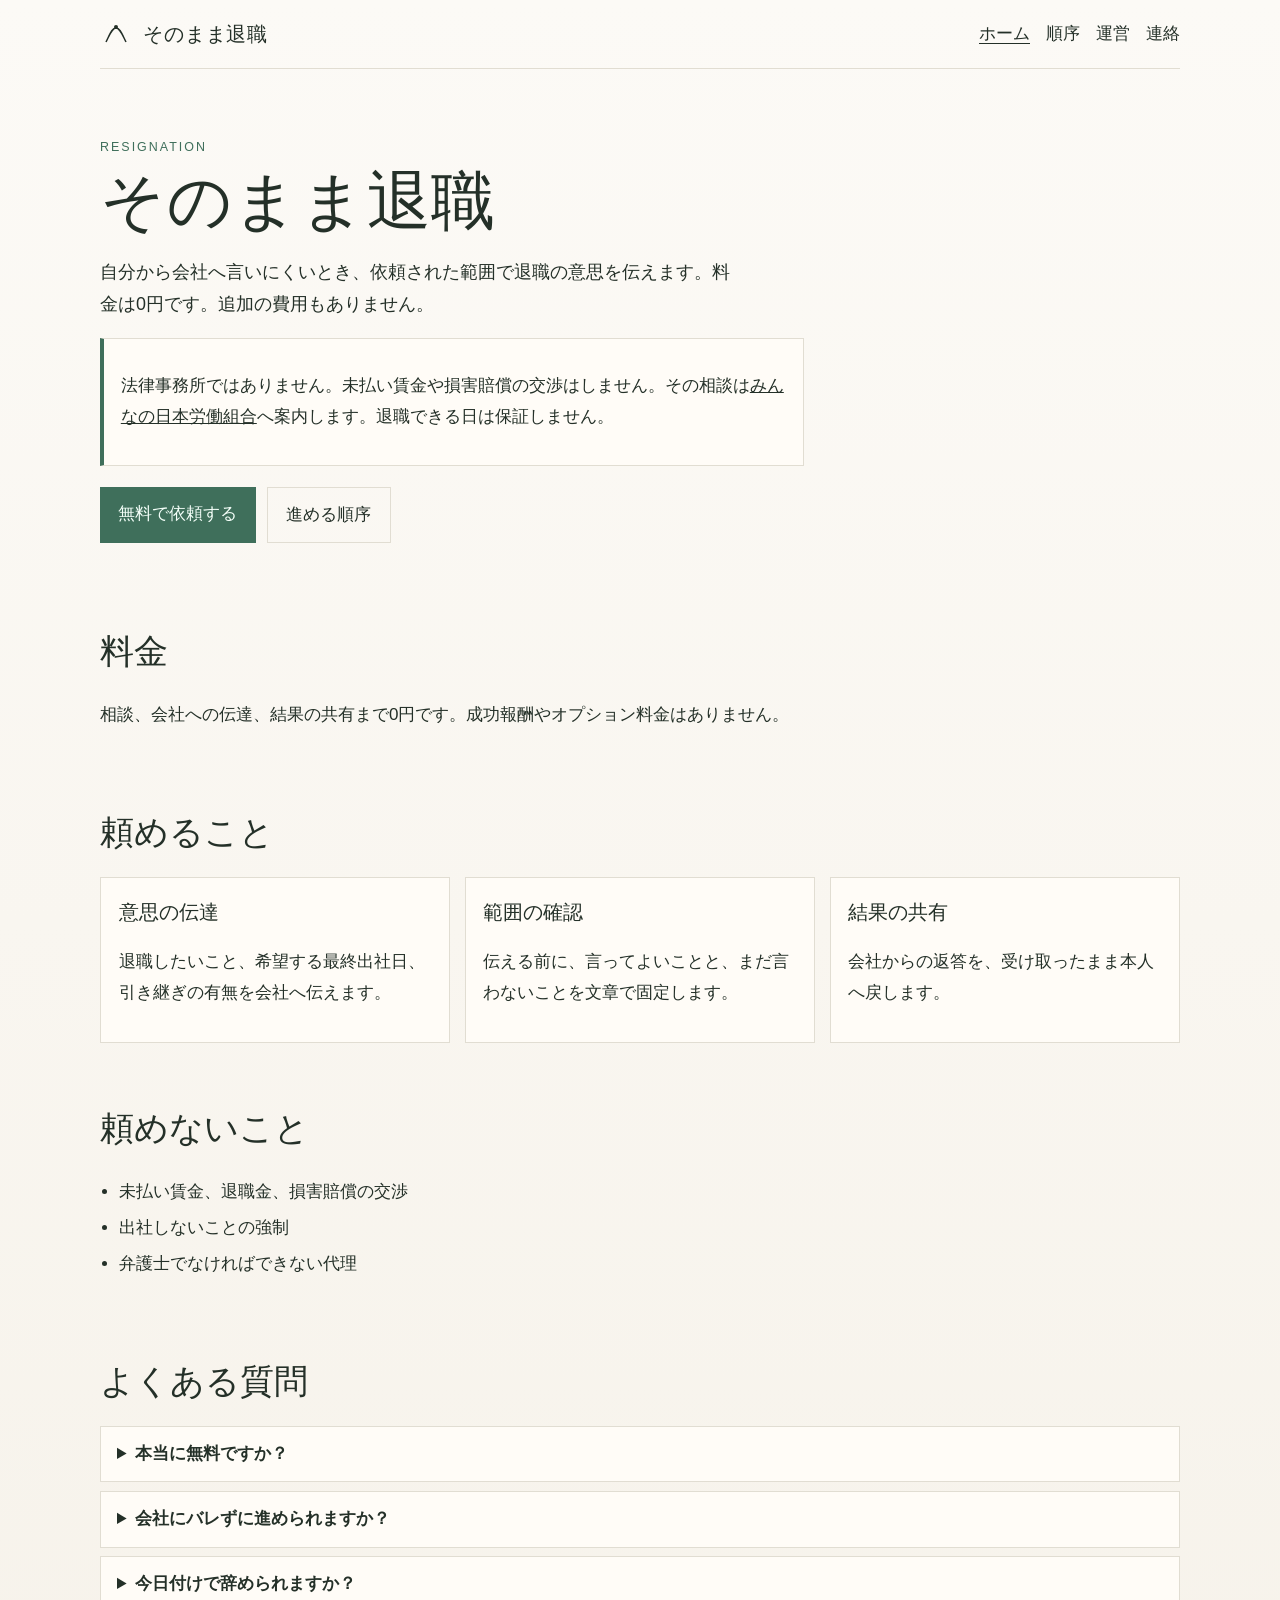
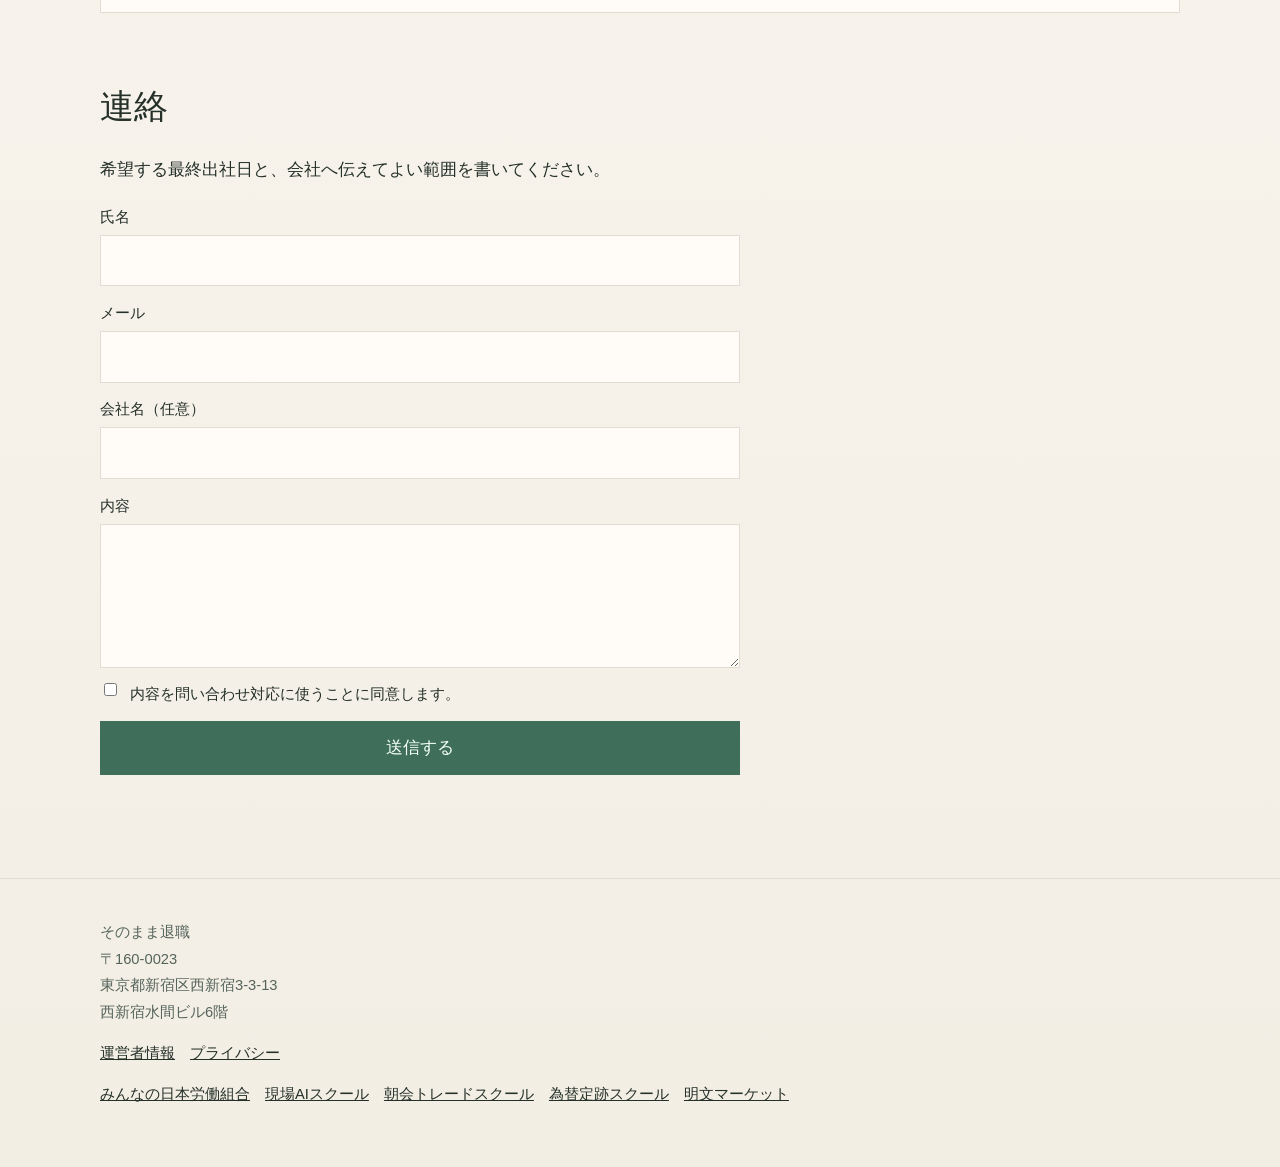
<file: index.html>
<!doctype html>
<html lang="ja">
<head>
  <meta charset="utf-8">
  <meta name="viewport" content="width=device-width, initial-scale=1">
  <title>完全無料の退職代行｜そのまま退職</title>
  <meta name="description" content="退職の意思を会社へ伝えるところまでを、料金なしで受けます。">
  <link rel="canonical" href="https://znt8k2wm.jp/">
  <link rel="stylesheet" href="/assets/base.css">
  <link rel="stylesheet" href="/assets/taishoku.css">
</head>
<body>
  <a class="skip" href="#main">本文へ</a>
  <header class="wrap site-header">
    <a class="brand" href="/"><svg class="mark" viewBox="0 0 32 32" aria-hidden="true"><path d="M6 24c4-8 6-14 10-14s6 6 10 14" fill="none" stroke="currentColor" stroke-width="1.5"/><circle cx="16" cy="9" r="2" fill="currentColor"/></svg>そのまま退職</a>
    <nav aria-label="主要"><a href="/" aria-current="page">ホーム</a><a href="/flow.html">順序</a><a href="/operator.html">運営</a><a href="/#contact">連絡</a></nav>
  </header>
  <main id="main" class="wrap">
      <section class="hero"><p class="eyebrow">RESIGNATION</p><h1>そのまま退職</h1>
      <p class="lede">自分から会社へ言いにくいとき、依頼された範囲で退職の意思を伝えます。料金は0円です。追加の費用もありません。</p>
      <div class="notice"><p>法律事務所ではありません。未払い賃金や損害賠償の交渉はしません。その相談は<a href="https://ケイイレブン予約.jp/">みんなの日本労働組合</a>へ案内します。退職できる日は保証しません。</p></div>
      <p class="actions"><a class="button" href="#contact">無料で依頼する</a><a class="button secondary" href="/flow.html">進める順序</a></p></section>
      <section><h2>料金</h2><p>相談、会社への伝達、結果の共有まで0円です。成功報酬やオプション料金はありません。</p></section>
      <section><h2>頼めること</h2><div class="grid">
        <article class="card"><h3>意思の伝達</h3><p>退職したいこと、希望する最終出社日、引き継ぎの有無を会社へ伝えます。</p></article>
        <article class="card"><h3>範囲の確認</h3><p>伝える前に、言ってよいことと、まだ言わないことを文章で固定します。</p></article>
        <article class="card"><h3>結果の共有</h3><p>会社からの返答を、受け取ったまま本人へ戻します。</p></article>
      </div></section>
      <section><h2>頼めないこと</h2><ul class="plain"><li>未払い賃金、退職金、損害賠償の交渉</li><li>出社しないことの強制</li><li>弁護士でなければできない代理</li></ul></section>
      <section><h2>よくある質問</h2><details><summary>本当に無料ですか？</summary><p>はい。このサービスで料金を請求することはありません。</p></details><details><summary>会社にバレずに進められますか？</summary><p>会社へ伝える作業なので、依頼のあと会社は退職の意思を知ります。依頼前の相談では会社へ連絡しません。</p></details><details><summary>今日付けで辞められますか？</summary><p>希望日は伝えます。就業規則、引継ぎ、雇用形態によって、その日にならないことがあります。</p></details></section>
      <section id="contact"><h2>連絡</h2><p>希望する最終出社日と、会社へ伝えてよい範囲を書いてください。</p>
    <form data-contact>
      <label>氏名<input name="name" required maxlength="80" autocomplete="name"></label>
      <label>メール<input name="email" type="email" required maxlength="120" autocomplete="email"></label>
      <label>会社名（任意）<input name="company" maxlength="120"></label>
      <label>内容<textarea name="message" required maxlength="2000"></textarea></label>
      <label class="check"><input name="consent" type="checkbox" value="yes" required><span>内容を問い合わせ対応に使うことに同意します。</span></label>
      <label class="hp">会社サイト<input name="company_website" tabindex="-1" autocomplete="off"></label>
      <button type="submit">送信する</button>
      <p class="status" data-status role="status"></p>
    </form></section></main>
  <footer><div class="wrap"><p>そのまま退職<br>〒160-0023<br>東京都新宿区西新宿3-3-13<br>西新宿水間ビル6階</p><p><a href="/operator.html">運営者情報</a>　<a href="/privacy.html">プライバシー</a></p><p><a href="https://ケイイレブン予約.jp/">みんなの日本労働組合</a>　<a href="https://icvy8m2x.online/">現場AIスクール</a>　<a href="https://y5lc3p7d.pro/">朝会トレードスクール</a>　<a href="https://znted0a26.tokyo/">為替定跡スクール</a>　<a href="https://l3qc8z5k.support/">明文マーケット</a></p></div></footer>
  <script src="/assets/form.js"></script>
</body>
</html>
</file>
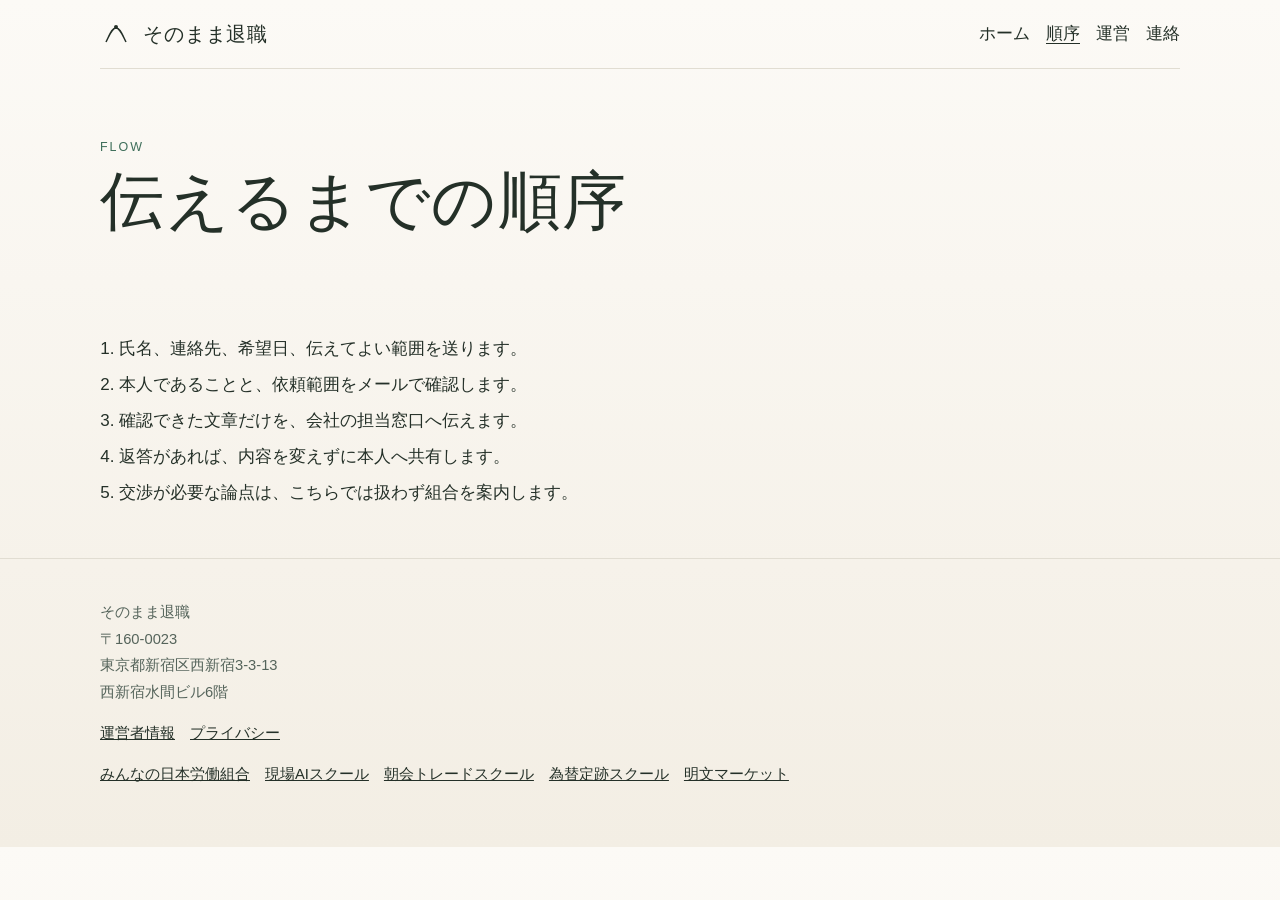
<file: flow.html>
<!doctype html>
<html lang="ja">
<head>
  <meta charset="utf-8">
  <meta name="viewport" content="width=device-width, initial-scale=1">
  <title>進める順序｜そのまま退職</title>
  <meta name="description" content="無料の退職代行で、会社へ伝えるまでの手順です。">
  <link rel="canonical" href="https://znt8k2wm.jp/flow.html">
  <link rel="stylesheet" href="/assets/base.css">
  <link rel="stylesheet" href="/assets/taishoku.css">
</head>
<body>
  <a class="skip" href="#main">本文へ</a>
  <header class="wrap site-header">
    <a class="brand" href="/"><svg class="mark" viewBox="0 0 32 32" aria-hidden="true"><path d="M6 24c4-8 6-14 10-14s6 6 10 14" fill="none" stroke="currentColor" stroke-width="1.5"/><circle cx="16" cy="9" r="2" fill="currentColor"/></svg>そのまま退職</a>
    <nav aria-label="主要"><a href="/">ホーム</a><a href="/flow.html" aria-current="page">順序</a><a href="/operator.html">運営</a><a href="/#contact">連絡</a></nav>
  </header>
  <main id="main" class="wrap">
      <section class="hero"><p class="eyebrow">FLOW</p><h1>伝えるまでの順序</h1></section>
      <section><ol class="steps">
        <li>氏名、連絡先、希望日、伝えてよい範囲を送ります。</li>
        <li>本人であることと、依頼範囲をメールで確認します。</li>
        <li>確認できた文章だけを、会社の担当窓口へ伝えます。</li>
        <li>返答があれば、内容を変えずに本人へ共有します。</li>
        <li>交渉が必要な論点は、こちらでは扱わず組合を案内します。</li>
      </ol></section></main>
  <footer><div class="wrap"><p>そのまま退職<br>〒160-0023<br>東京都新宿区西新宿3-3-13<br>西新宿水間ビル6階</p><p><a href="/operator.html">運営者情報</a>　<a href="/privacy.html">プライバシー</a></p><p><a href="https://ケイイレブン予約.jp/">みんなの日本労働組合</a>　<a href="https://icvy8m2x.online/">現場AIスクール</a>　<a href="https://y5lc3p7d.pro/">朝会トレードスクール</a>　<a href="https://znted0a26.tokyo/">為替定跡スクール</a>　<a href="https://l3qc8z5k.support/">明文マーケット</a></p></div></footer>
  <script src="/assets/form.js"></script>
</body>
</html>
</file>
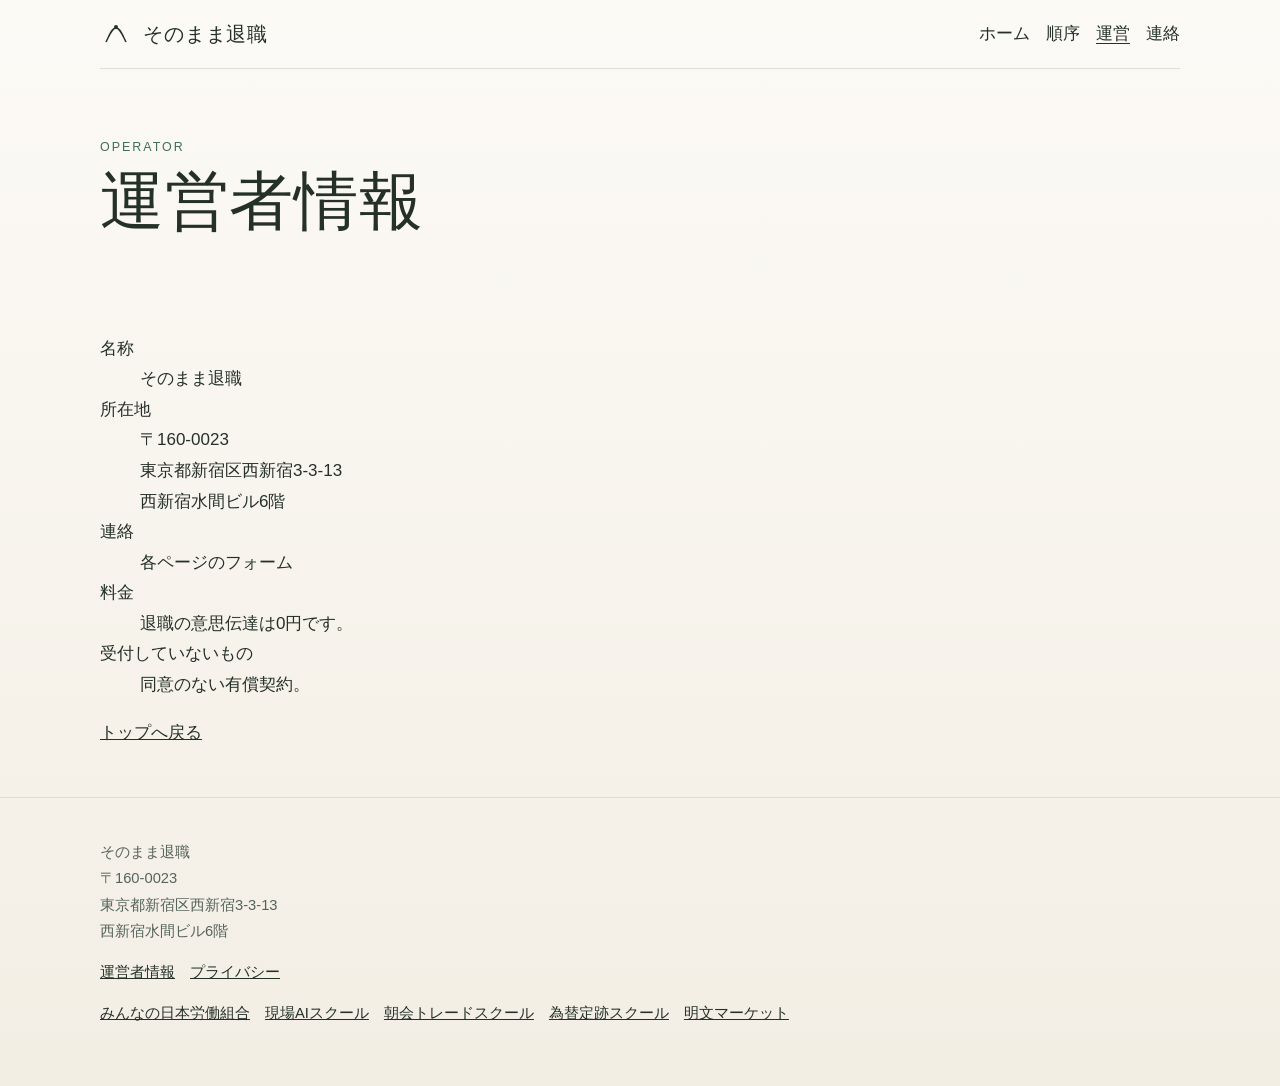
<file: operator.html>
<!doctype html>
<html lang="ja">
<head>
  <meta charset="utf-8">
  <meta name="viewport" content="width=device-width, initial-scale=1">
  <title>運営者情報｜そのまま退職</title>
  <meta name="description" content="そのまま退職の所在地と受付範囲です。">
  <link rel="canonical" href="https://znt8k2wm.jp/operator.html">
  <link rel="stylesheet" href="/assets/base.css">
  <link rel="stylesheet" href="/assets/taishoku.css">
</head>
<body>
  <a class="skip" href="#main">本文へ</a>
  <header class="wrap site-header">
    <a class="brand" href="/"><svg class="mark" viewBox="0 0 32 32" aria-hidden="true"><path d="M6 24c4-8 6-14 10-14s6 6 10 14" fill="none" stroke="currentColor" stroke-width="1.5"/><circle cx="16" cy="9" r="2" fill="currentColor"/></svg>そのまま退職</a>
    <nav aria-label="主要"><a href="/">ホーム</a><a href="/flow.html">順序</a><a href="/operator.html" aria-current="page">運営</a><a href="/#contact">連絡</a></nav>
  </header>
  <main id="main" class="wrap">
      <section class="hero"><p class="eyebrow">OPERATOR</p><h1>運営者情報</h1></section>
      <section><dl>
        <dt>名称</dt><dd>そのまま退職</dd>
        <dt>所在地</dt><dd>〒160-0023<br>東京都新宿区西新宿3-3-13<br>西新宿水間ビル6階</dd>
        <dt>連絡</dt><dd>各ページのフォーム</dd>
        <dt>料金</dt><dd>退職の意思伝達は0円です。</dd>
        <dt>受付していないもの</dt><dd>同意のない有償契約。</dd>
      </dl><p><a href="/">トップへ戻る</a></p></section></main>
  <footer><div class="wrap"><p>そのまま退職<br>〒160-0023<br>東京都新宿区西新宿3-3-13<br>西新宿水間ビル6階</p><p><a href="/operator.html">運営者情報</a>　<a href="/privacy.html">プライバシー</a></p><p><a href="https://ケイイレブン予約.jp/">みんなの日本労働組合</a>　<a href="https://icvy8m2x.online/">現場AIスクール</a>　<a href="https://y5lc3p7d.pro/">朝会トレードスクール</a>　<a href="https://znted0a26.tokyo/">為替定跡スクール</a>　<a href="https://l3qc8z5k.support/">明文マーケット</a></p></div></footer>
  <script src="/assets/form.js"></script>
</body>
</html>
</file>
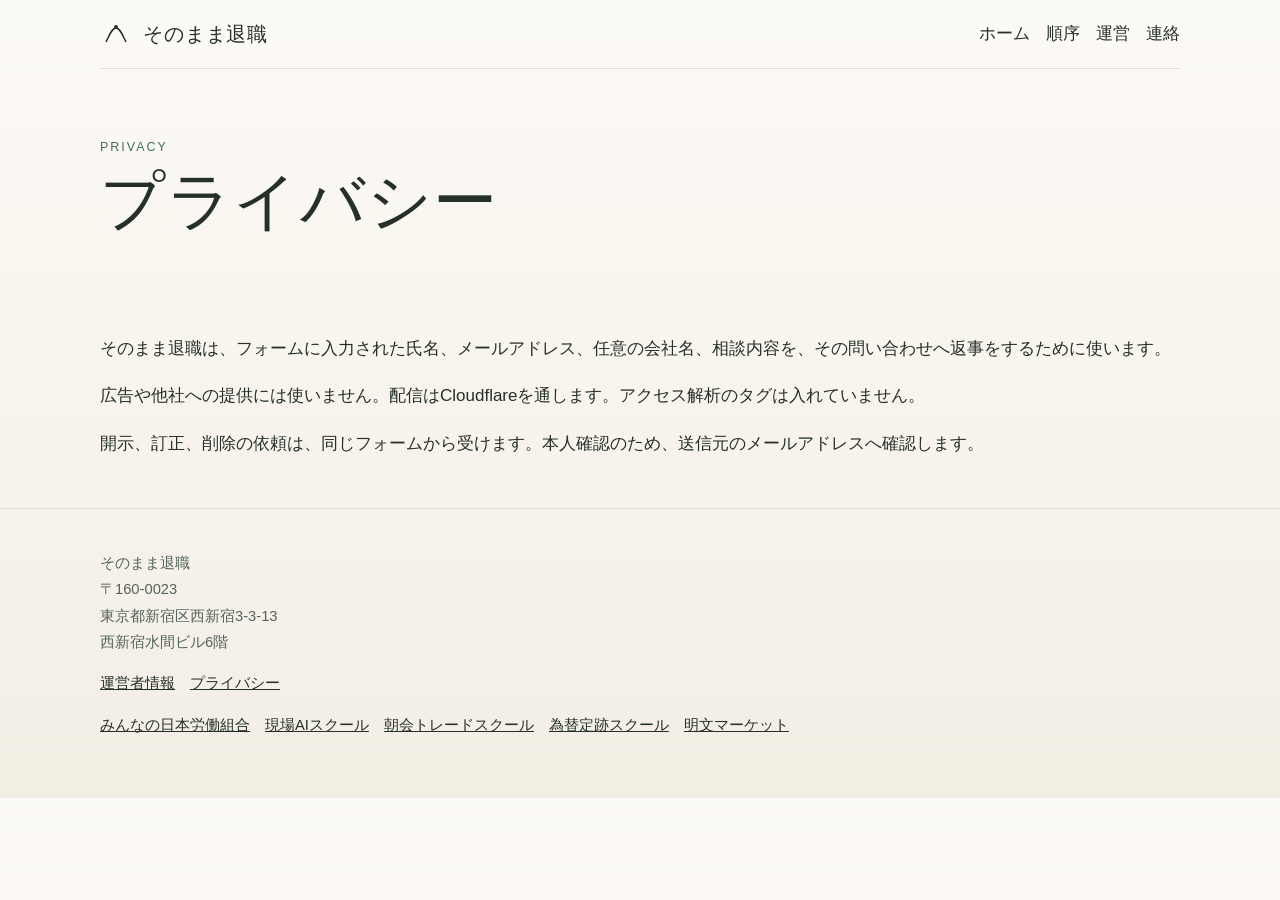
<file: privacy.html>
<!doctype html>
<html lang="ja">
<head>
  <meta charset="utf-8">
  <meta name="viewport" content="width=device-width, initial-scale=1">
  <title>プライバシー｜そのまま退職</title>
  <meta name="description" content="そのまま退職が問い合わせで受け取る情報の扱いです。">
  <link rel="canonical" href="https://znt8k2wm.jp/privacy.html">
  <link rel="stylesheet" href="/assets/base.css">
  <link rel="stylesheet" href="/assets/taishoku.css">
</head>
<body>
  <a class="skip" href="#main">本文へ</a>
  <header class="wrap site-header">
    <a class="brand" href="/"><svg class="mark" viewBox="0 0 32 32" aria-hidden="true"><path d="M6 24c4-8 6-14 10-14s6 6 10 14" fill="none" stroke="currentColor" stroke-width="1.5"/><circle cx="16" cy="9" r="2" fill="currentColor"/></svg>そのまま退職</a>
    <nav aria-label="主要"><a href="/">ホーム</a><a href="/flow.html">順序</a><a href="/operator.html">運営</a><a href="/#contact">連絡</a></nav>
  </header>
  <main id="main" class="wrap">
      <section class="hero"><p class="eyebrow">PRIVACY</p><h1>プライバシー</h1></section>
      <section><p>そのまま退職は、フォームに入力された氏名、メールアドレス、任意の会社名、相談内容を、その問い合わせへ返事をするために使います。</p>
      <p>広告や他社への提供には使いません。配信はCloudflareを通します。アクセス解析のタグは入れていません。</p>
      <p>開示、訂正、削除の依頼は、同じフォームから受けます。本人確認のため、送信元のメールアドレスへ確認します。</p></section></main>
  <footer><div class="wrap"><p>そのまま退職<br>〒160-0023<br>東京都新宿区西新宿3-3-13<br>西新宿水間ビル6階</p><p><a href="/operator.html">運営者情報</a>　<a href="/privacy.html">プライバシー</a></p><p><a href="https://ケイイレブン予約.jp/">みんなの日本労働組合</a>　<a href="https://icvy8m2x.online/">現場AIスクール</a>　<a href="https://y5lc3p7d.pro/">朝会トレードスクール</a>　<a href="https://znted0a26.tokyo/">為替定跡スクール</a>　<a href="https://l3qc8z5k.support/">明文マーケット</a></p></div></footer>
  <script src="/assets/form.js"></script>
</body>
</html>
</file>
<file: assets/base.css>
:root {
  --bg: #f6f1e8;
  --ink: #1c1917;
  --muted: #57534e;
  --line: #e7e0d6;
  --accent: #9a3412;
  --accent-ink: #fffaf5;
  --paper: #fffdf8;
  --font: "Iowan Old Style", "Hiragino Mincho ProN", "Yu Mincho", "YuMincho", serif;
  --sans: "Hiragino Sans", "Hiragino Kaku Gothic ProN", "Yu Gothic", "YuGothic", sans-serif;
}

* { box-sizing: border-box; }
html { scroll-behavior: smooth; }
body {
  margin: 0;
  background: var(--bg);
  color: var(--ink);
  font-family: var(--sans);
  font-size: 17px;
  line-height: 1.8;
}
img, svg { max-width: 100%; }
a { color: inherit; }
.skip {
  position: absolute;
  left: 0.8rem;
  top: -3rem;
  background: var(--paper);
  padding: 0.4rem 0.7rem;
}
.skip:focus { top: 0.8rem; }
.wrap { width: min(1080px, calc(100% - 2rem)); margin-inline: auto; }
.site-header {
  display: flex;
  justify-content: space-between;
  gap: 1rem 1.5rem;
  align-items: center;
  padding: 1rem 0;
  border-bottom: 1px solid var(--line);
}
.brand {
  display: flex;
  align-items: center;
  gap: 0.7rem;
  font-family: var(--font);
  font-size: 1.25rem;
  letter-spacing: 0.04em;
  text-decoration: none;
}
.mark { width: 2rem; height: 2rem; flex: none; }
nav { display: flex; flex-wrap: wrap; gap: 0.35rem 1rem; }
nav a { text-decoration: none; }
nav a:hover, nav a[aria-current="page"] { text-decoration: underline; text-underline-offset: 0.25em; }
.hero { padding: 4.2rem 0 2.4rem; }
.eyebrow {
  margin: 0;
  letter-spacing: 0.16em;
  font-size: 0.78rem;
  color: var(--accent);
}
h1, h2, h3 { font-family: var(--font); font-weight: 500; }
h1 {
  font-size: clamp(2.15rem, 5vw, 4.1rem);
  line-height: 1.18;
  margin: 0.35rem 0 1rem;
  letter-spacing: 0.01em;
}
h2 { font-size: clamp(1.6rem, 3vw, 2.15rem); margin: 0 0 0.8rem; }
h3 { font-size: 1.25rem; margin: 0 0 0.4rem; }
.lede { font-size: 1.12rem; max-width: 40rem; margin-top: 0; }
.notice {
  max-width: 44rem;
  background: var(--paper);
  border: 1px solid var(--line);
  border-left: 4px solid var(--accent);
  padding: 0.95rem 1.05rem;
}
.actions { display: flex; flex-wrap: wrap; gap: 0.7rem; margin-top: 1.3rem; }
.button, button {
  font: inherit;
  display: inline-block;
  background: var(--accent);
  color: var(--accent-ink);
  text-decoration: none;
  border: 0;
  padding: 0.75rem 1.15rem;
  cursor: pointer;
}
.button.secondary {
  background: transparent;
  color: var(--ink);
  border: 1px solid var(--line);
}
.grid { display: grid; grid-template-columns: repeat(auto-fit, minmax(230px, 1fr)); gap: 0.9rem; }
.card, .list-card {
  background: var(--paper);
  border: 1px solid var(--line);
  padding: 1.05rem 1.1rem;
}
.list-card { text-decoration: none; display: block; }
.list-card:hover { border-color: var(--accent); }
.list-card span { color: var(--muted); }
section { padding: 1.4rem 0 2rem; }
ol.steps, ul.plain { padding-left: 1.2rem; }
ol.steps li, ul.plain li { margin: 0.35rem 0; }
details {
  background: var(--paper);
  border: 1px solid var(--line);
  padding: 0.75rem 1rem;
  margin: 0.55rem 0;
}
summary { cursor: pointer; font-weight: 600; }
form { display: grid; gap: 0.8rem; max-width: 40rem; }
label { display: grid; gap: 0.28rem; font-size: 0.95rem; }
input, textarea {
  font: inherit;
  color: inherit;
  background: var(--paper);
  border: 1px solid var(--line);
  padding: 0.7rem 0.75rem;
}
textarea { min-height: 9rem; resize: vertical; }
.check { grid-template-columns: auto 1fr; align-items: start; gap: 0.6rem; }
.hp { position: absolute; left: -9999px; }
.status { min-height: 1.5rem; }
footer {
  border-top: 1px solid var(--line);
  padding: 1.6rem 0 2.8rem;
  color: var(--muted);
  font-size: 0.92rem;
}
footer a { color: var(--ink); }
:focus-visible { outline: 2px solid var(--accent); outline-offset: 3px; }
@media (max-width: 720px) {
  .site-header { align-items: flex-start; flex-direction: column; }
  .hero { padding-top: 2.6rem; }
}
</file>
<file: assets/taishoku.css>
:root {
  --bg: #f7f4ee;
  --ink: #243028;
  --muted: #55645b;
  --line: #e1ddd2;
  --accent: #3f6f5b;
  --accent-ink: #f4fff9;
  --paper: #fffcf7;
}
body { background: linear-gradient(180deg, #fcfaf6, #f3eee4); }
</file>
